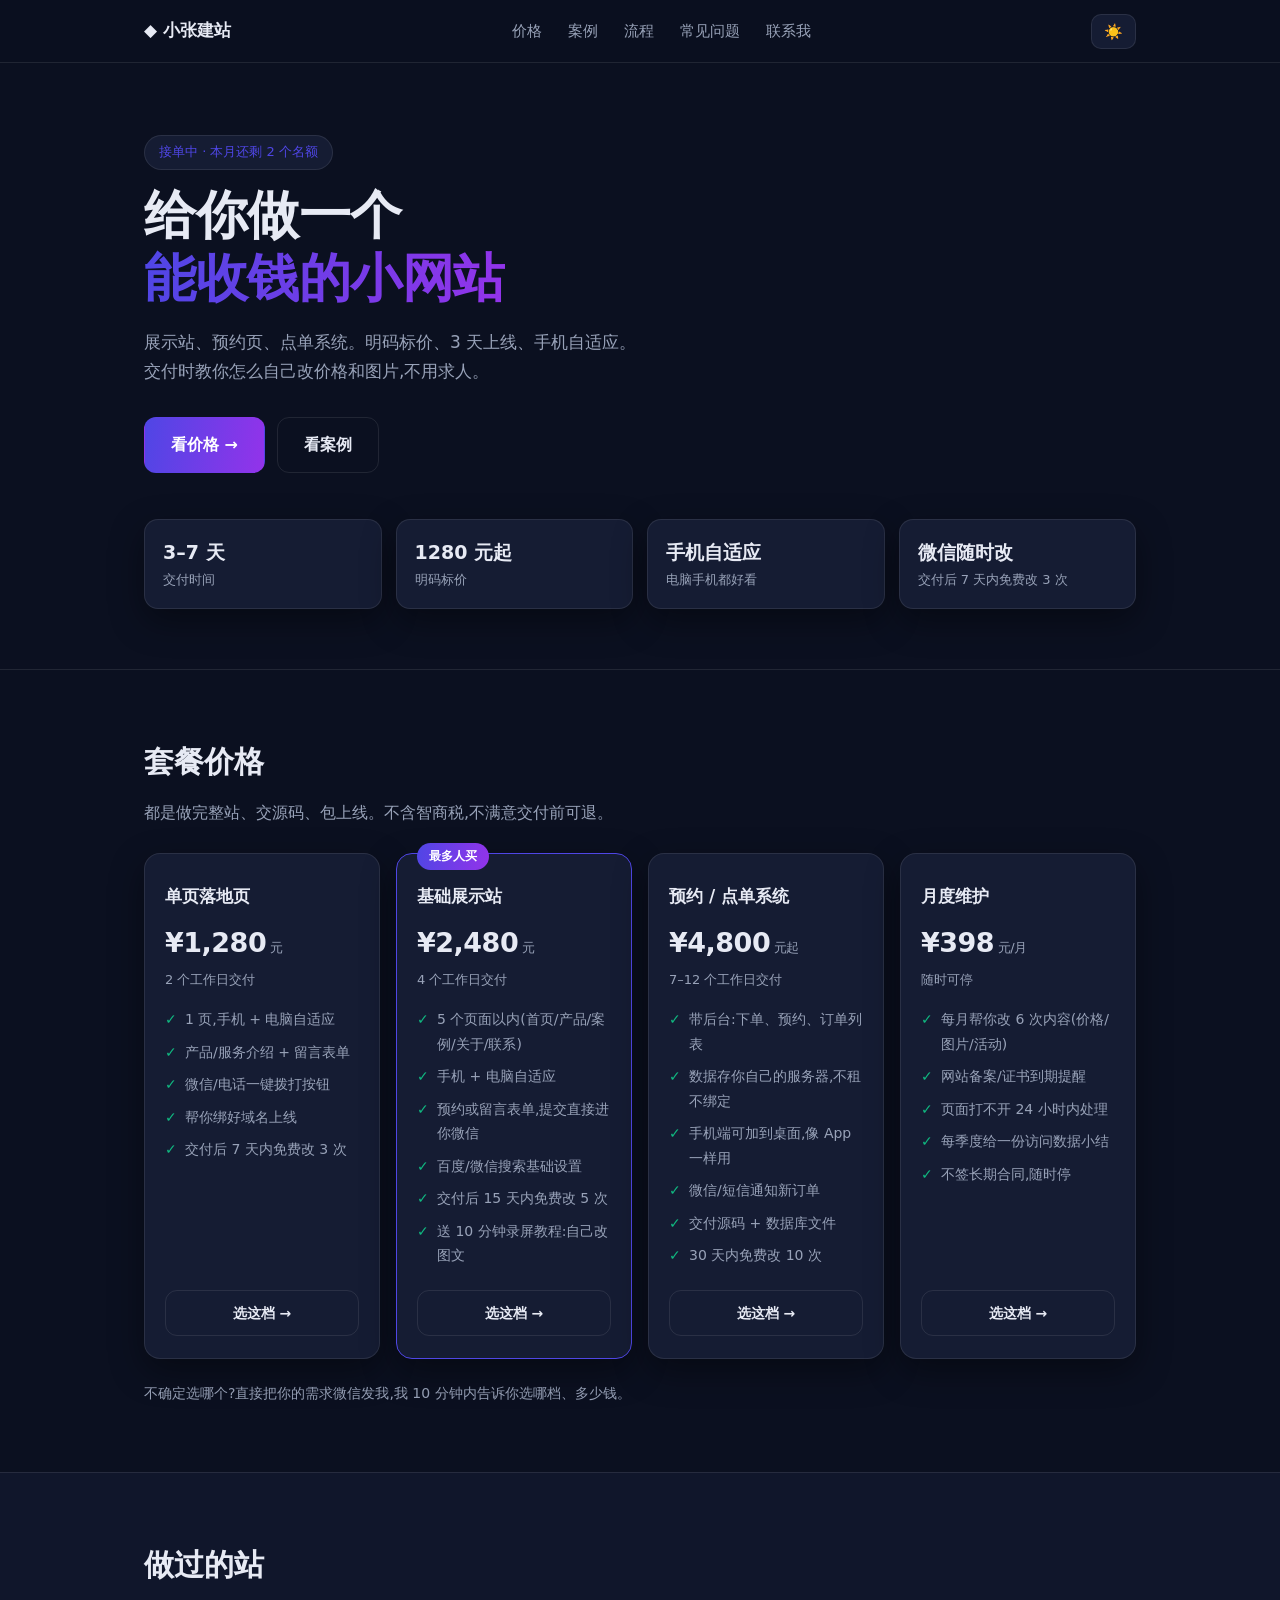
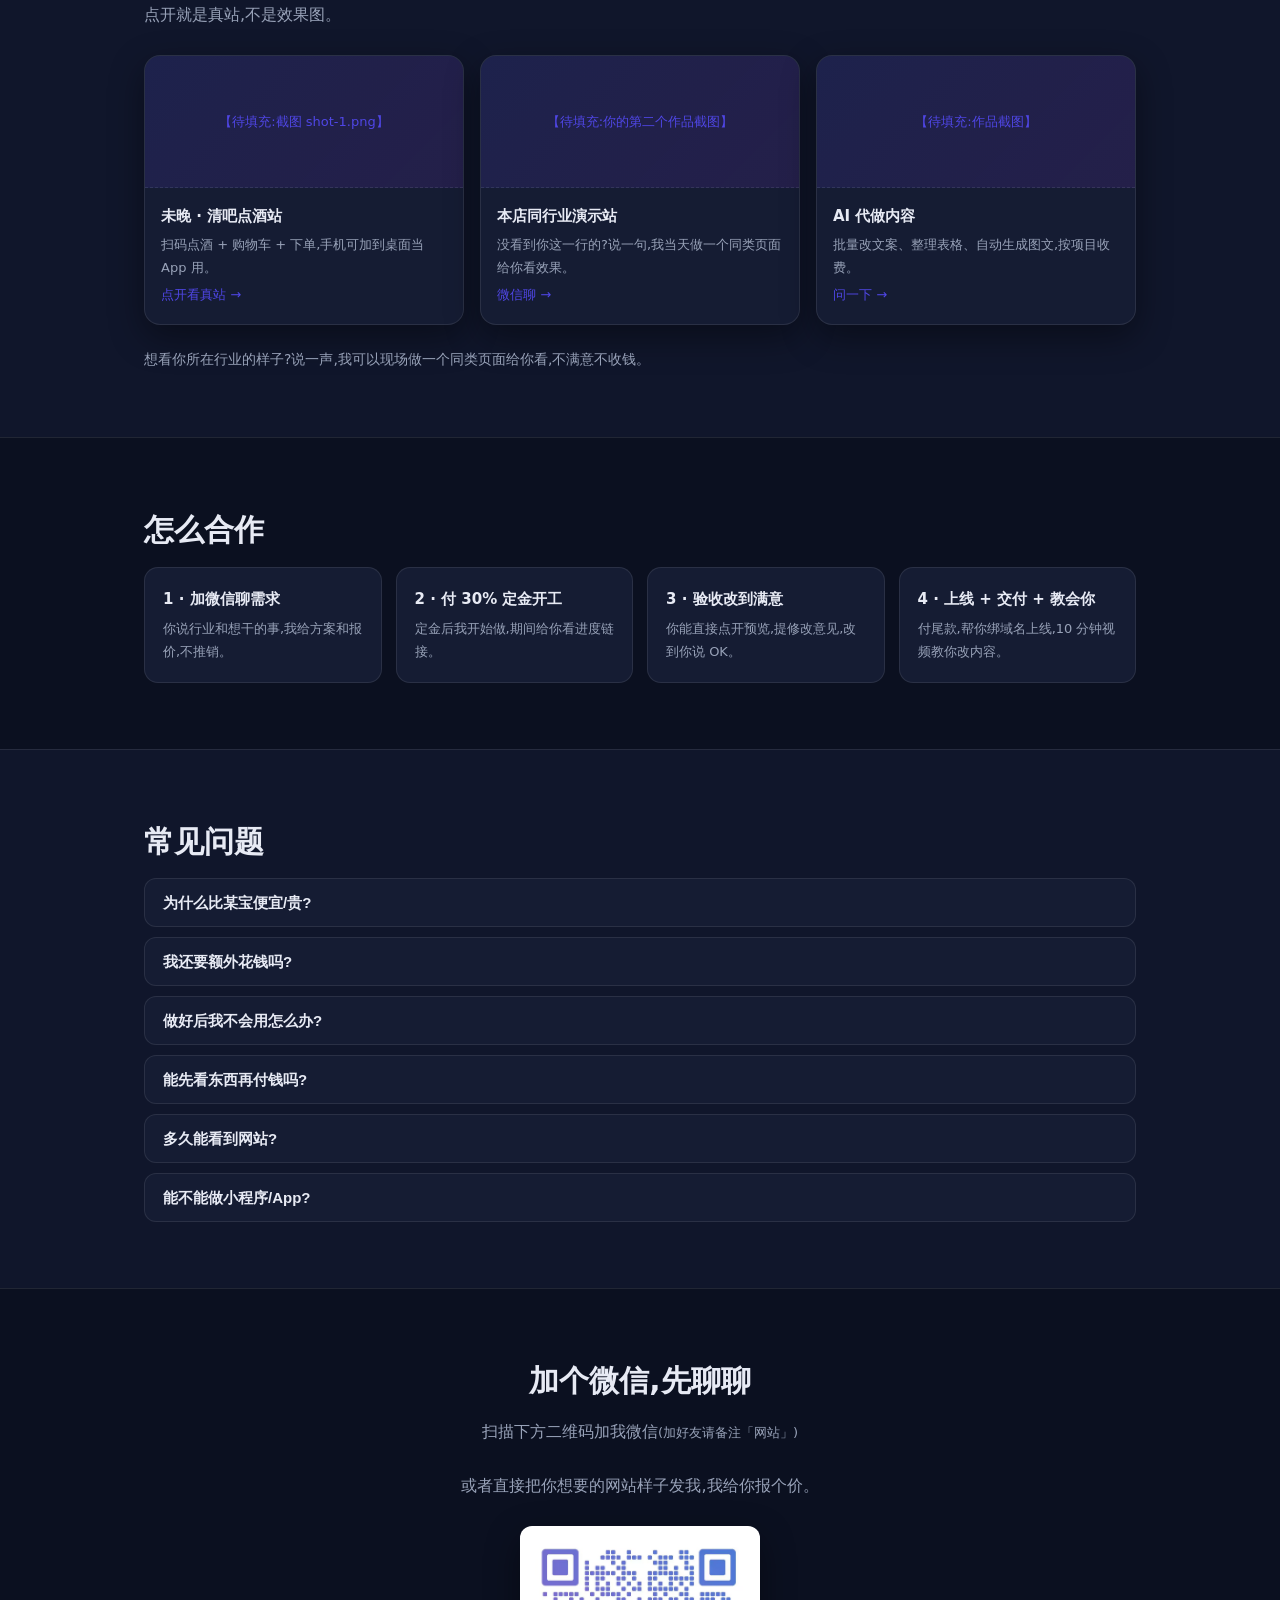
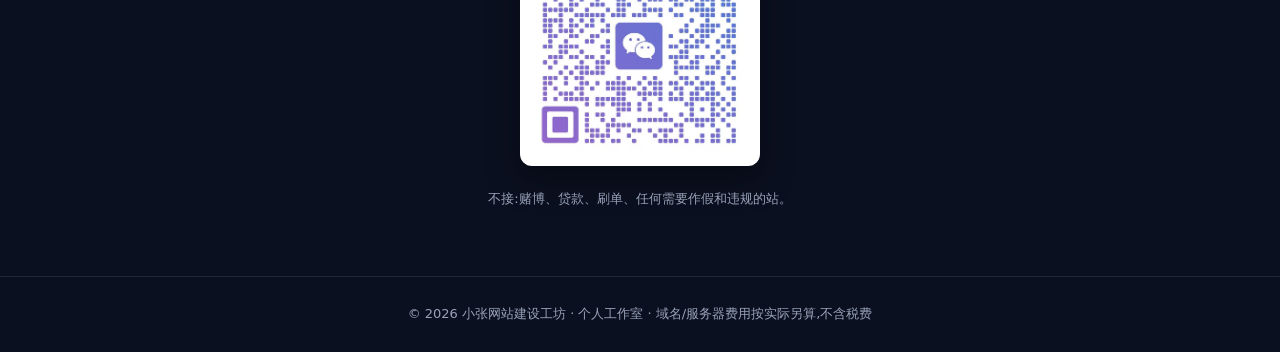
<file: index.html>
<!DOCTYPE html>
<html lang="zh-CN">
<head>
<meta charset="UTF-8">
<meta name="viewport" content="width=device-width, initial-scale=1">
<title>小张网站建设工坊 · 网站搭建服务 | 3天上线,按需求收费</title>
<meta name="description" content="给本地商家做网站:展示站、预约/点单系统。明码标价,3天交付,手机端自适应,交付后教你怎么改。">
<link rel="icon" href="data:image/svg+xml,%3Csvg xmlns='http://www.w3.org/2000/svg' viewBox='0 0 32 32'%3E%3Crect width='32' height='32' rx='7' fill='%234f46e5'/%3E%3Ctext x='16' y='23' font-size='18' text-anchor='middle' fill='white' font-family='sans-serif'%3E%E5%B0%8F%3C/text%3E%3C/svg%3E">
<script>document.documentElement.dataset.theme = localStorage.getItem('theme') || 'dark';</script>
<link rel="stylesheet" href="style.css">
</head>
<body>

<!-- ================= 顶部导航 ================= -->
<header class="topbar">
  <div class="wrap nav-inner">
    <a class="logo" href="#top">◆ 小张建站</a>
    <ul class="links" id="nav-links">
      <li><a href="#price">价格</a></li>
      <li><a href="#works">案例</a></li>
      <li><a href="#flow">流程</a></li>
      <li><a href="#faq">常见问题</a></li>
      <li><a href="#contact">联系我</a></li>
    </ul>
    <div class="nav-actions">
      <button id="theme-toggle" title="切换深浅色" aria-label="切换深浅色">🌙</button>
      <button class="burger" id="nav-toggle" aria-label="菜单">☰</button>
    </div>
  </div>
</header>

<!-- ================= 首屏 ================= -->
<section class="hero" id="top">
  <div class="wrap">
    <p class="tag">接单中 · 本月还剩 2 个名额</p>
    <h1>给你做一个<br><span class="grad">能收钱的小网站</span></h1>
    <p class="sub">
      展示站、预约页、点单系统。明码标价、3 天上线、手机自适应。<br>
      交付时教你怎么自己改价格和图片,不用求人。
    </p>
    <div class="btns">
      <a class="btn primary" href="#price">看价格 →</a>
      <a class="btn ghost" href="#works">看案例</a>
    </div>
    <ul class="facts">
      <li><b>3–7 天</b><span>交付时间</span></li>
      <li><b>1280 元起</b><span>明码标价</span></li>
      <li><b>手机自适应</b><span>电脑手机都好看</span></li>
      <li><b>微信随时改</b><span>交付后 7 天内免费改 3 次</span></li>
    </ul>
  </div>
</section>

<!-- ================= 价格(套餐数据在 script.js 顶部改) ================= -->
<section class="sec" id="price">
  <div class="wrap">
    <h2>套餐价格</h2>
    <p class="lead">都是做完整站、交源码、包上线。不含智商税,不满意交付前可退。</p>
    <div class="cards" id="price-cards"><!-- JS 渲染 --></div>
    <p class="note">
      不确定选哪个?直接把你的需求微信发我,我 10 分钟内告诉你选哪档、多少钱。
    </p>
  </div>
</section>

<!-- ================= 案例(占位,做完一单就换掉) ================= -->
<section class="sec alt" id="works">
  <div class="wrap">
    <h2>做过的站</h2>
    <p class="lead">点开就是真站,不是效果图。</p>
    <div class="works" id="work-list"><!-- JS 渲染 --></div>
    <p class="note">
      想看你所在行业的样子?说一声,我可以现场做一个同类页面给你看,不满意不收钱。
    </p>
  </div>
</section>

<!-- ================= 流程 ================= -->
<section class="sec" id="flow">
  <div class="wrap">
    <h2>怎么合作</h2>
    <ol class="steps">
      <li><b>1 · 加微信聊需求</b><span>你说行业和想干的事,我给方案和报价,不推销。</span></li>
      <li><b>2 · 付 30% 定金开工</b><span>定金后我开始做,期间给你看进度链接。</span></li>
      <li><b>3 · 验收改到满意</b><span>你能直接点开预览,提修改意见,改到你说 OK。</span></li>
      <li><b>4 · 上线 + 交付 + 教会你</b><span>付尾款,帮你绑域名上线,10 分钟视频教你改内容。</span></li>
    </ol>
  </div>
</section>

<!-- ================= 常见问题 ================= -->
<section class="sec alt" id="faq">
  <div class="wrap">
    <h2>常见问题</h2>
    <div class="faq" id="faq-list"><!-- JS 渲染 --></div>
  </div>
</section>

<!-- ================= 联系 ================= -->
<section class="sec contact" id="contact">
  <div class="wrap">
    <h2>加个微信,先聊聊</h2>
    <!-- 二维码文件 qr.png,页面自动挂载;微信号那一串客户搜不到,所以只引导扫码 -->
    <p class="lead">扫描下方二维码加我微信<span class="hint">(加好友请备注「网站」)</span></p>
    <p class="lead">或者直接把你想要的网站样子发我,我给你报个价。</p>
    <div class="qr ph" id="qr-box">【待填充:把微信二维码图片存成 qr.png 放进本文件夹,自动显示】</div>
    <p class="note small">
      不接:赌博、贷款、刷单、任何需要作假和违规的站。
    </p>
  </div>
</section>

<footer class="foot">
  <div class="wrap">
    <p>© <span id="year"></span> 小张网站建设工坊 · 个人工作室 · 域名/服务器费用按实际另算,不含税费</p>
  </div>
</footer>

<button id="top-btn" title="回到顶部">↑</button>

<script src="script.js"></script>
</body>
</html>
</file>
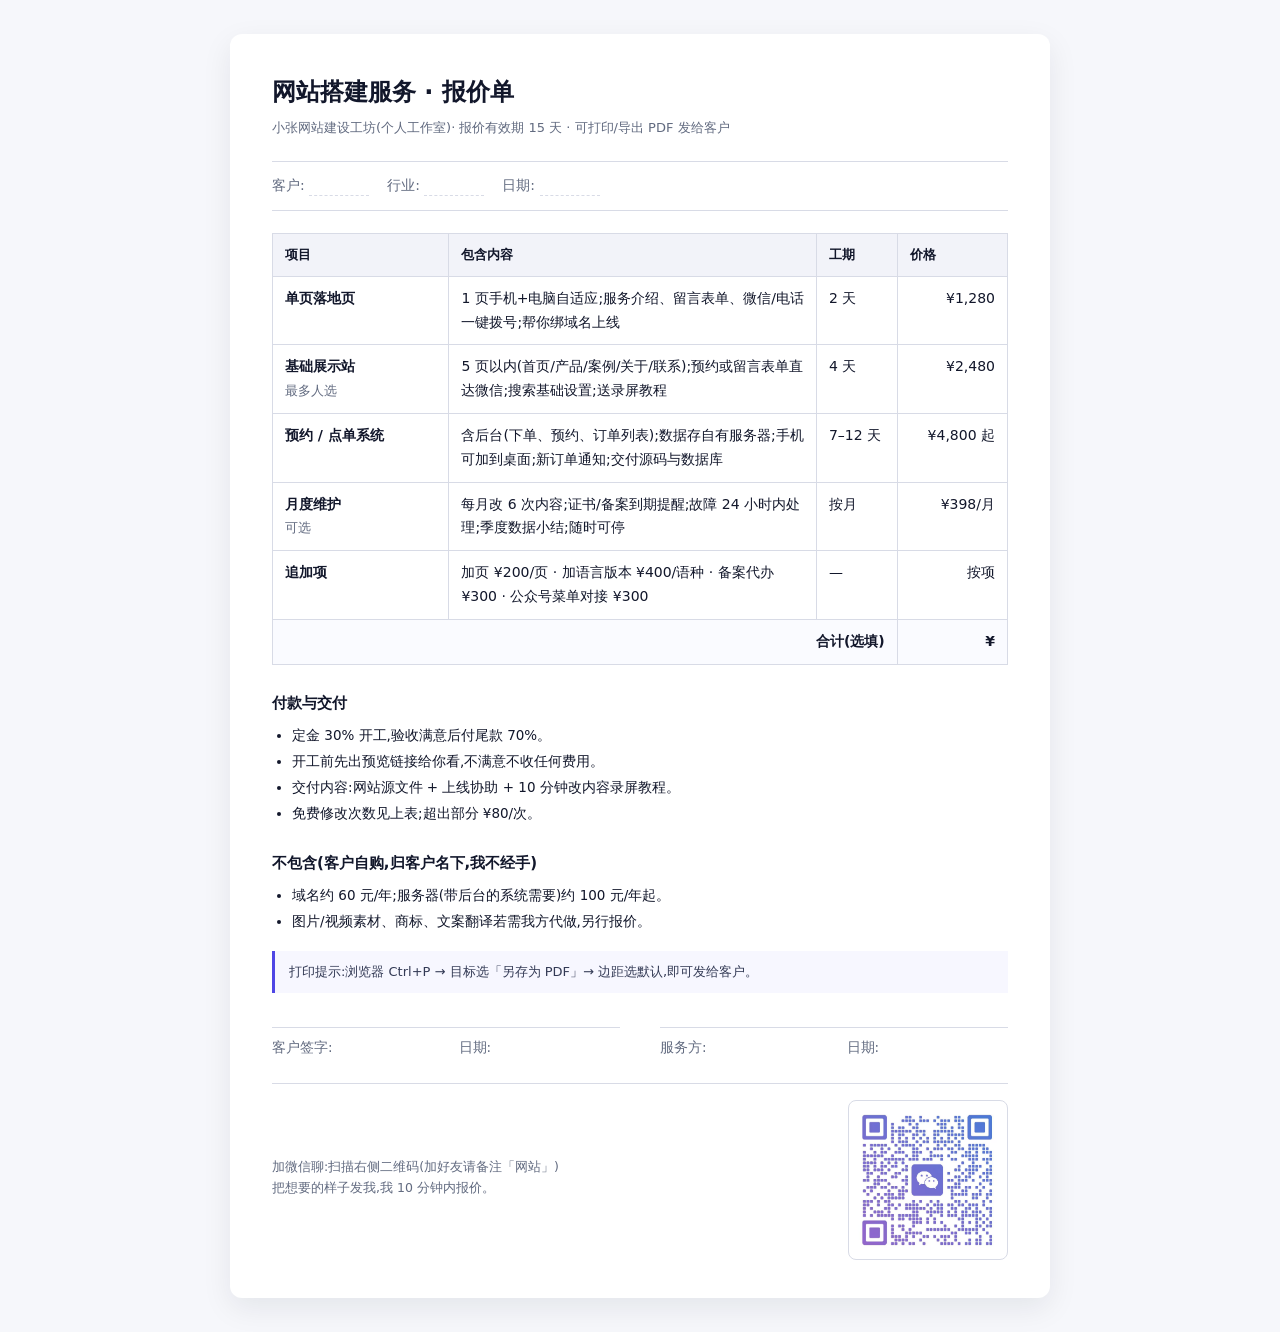
<file: 报价单.html>
<!DOCTYPE html>
<html lang="zh-CN">
<head>
<meta charset="UTF-8">
<meta name="viewport" content="width=device-width, initial-scale=1">
<title>网站搭建报价单 · 小张网站建设工坊</title>
<link rel="icon" href="data:image/svg+xml,%3Csvg xmlns='http://www.w3.org/2000/svg' viewBox='0 0 32 32'%3E%3Crect width='32' height='32' rx='7' fill='%234f46e5'/%3E%3Ctext x='16' y='23' font-size='18' text-anchor='middle' fill='white' font-family='sans-serif'%3E%E5%B0%8F%3C/text%3E%3C/svg%3E">
<style>
  :root { --line: #d8dbe6; --ink: #12172b; --muted: #626b80; --accent: #4f46e5; }
  * { box-sizing: border-box; }
  body {
    margin: 0; padding: 34px 24px; background: #f6f7fb; color: var(--ink);
    font-family: system-ui, -apple-system, "Segoe UI", "PingFang SC", "Microsoft YaHei", sans-serif;
    line-height: 1.7;
  }
  .sheet { max-width: 820px; margin: 0 auto; background: #fff; padding: 38px 42px; border-radius: 12px; box-shadow: 0 10px 30px rgba(18,23,43,.08); }
  h1 { font-size: 24px; margin: 0 0 4px; }
  .meta { color: var(--muted); font-size: 13px; margin: 0 0 22px; }
  .row { display: flex; gap: 18px; flex-wrap: wrap; font-size: 14px; border-top: 1px solid var(--line); border-bottom: 1px solid var(--line); padding: 12px 0; margin-bottom: 22px; }
  .row span { color: var(--muted); }
  .row b { border-bottom: 1px dashed var(--line); padding: 0 40px 2px 6px; font-weight: 600; }
  table { width: 100%; border-collapse: collapse; font-size: 14px; }
  th, td { border: 1px solid var(--line); padding: 10px 12px; text-align: left; vertical-align: top; }
  th { background: #f2f3f9; font-size: 13px; }
  td.num { text-align: right; white-space: nowrap; }
  tfoot td { font-weight: 700; background: #fafbff; }
  .small { font-size: 12.5px; color: var(--muted); }
  h2 { font-size: 15px; margin: 26px 0 8px; }
  ul { margin: 0; padding-left: 20px; font-size: 13.5px; }
  li { margin: 3px 0; }
  .sign { display: flex; gap: 40px; margin-top: 34px; font-size: 13.5px; }
  .sign div { flex: 1; border-top: 1px solid var(--line); padding-top: 8px; color: var(--muted); }
  .ph { border: 1px dashed var(--accent); border-radius: 6px; padding: 1px 8px; color: var(--accent); font-weight: 600; }
  .tip { background: #f7f7ff; border-left: 3px solid var(--accent); padding: 10px 14px; font-size: 13px; color: #333a55; margin-top: 18px; }
  .contactbar { display: flex; align-items: center; justify-content: space-between; gap: 24px; margin-top: 24px; border-top: 1px solid var(--line); padding-top: 16px; }
  .qrmini { width: 160px; height: auto; border: 1px solid var(--line); border-radius: 8px; padding: 4px; background: #fff; }
  @media print {
    body { background: #fff; padding: 0; }
    .sheet { box-shadow: none; border-radius: 0; padding: 0; max-width: none; }
    .tip { display: none; }
    @page { margin: 16mm; }
  }
</style>
</head>
<body>
<div class="sheet">
  <h1>网站搭建服务 · 报价单</h1>
  <p class="meta">小张网站建设工坊(个人工作室)· 报价有效期 15 天 · 可打印/导出 PDF 发给客户</p>

  <div class="row">
    <div><span>客户:</span> <b>　</b></div>
    <div><span>行业:</span> <b>　</b></div>
    <div><span>日期:</span> <b>　</b></div>
  </div>

  <table>
    <thead>
      <tr>
        <th style="width:24%">项目</th>
        <th>包含内容</th>
        <th style="width:11%">工期</th>
        <th style="width:15%">价格</th>
      </tr>
    </thead>
    <tbody>
      <tr>
        <td><b>单页落地页</b></td>
        <td>1 页手机+电脑自适应;服务介绍、留言表单、微信/电话一键拨号;帮你绑域名上线</td>
        <td>2 天</td>
        <td class="num">¥1,280</td>
      </tr>
      <tr>
        <td><b>基础展示站</b><br><span class="small">最多人选</span></td>
        <td>5 页以内(首页/产品/案例/关于/联系);预约或留言表单直达微信;搜索基础设置;送录屏教程</td>
        <td>4 天</td>
        <td class="num">¥2,480</td>
      </tr>
      <tr>
        <td><b>预约 / 点单系统</b></td>
        <td>含后台(下单、预约、订单列表);数据存自有服务器;手机可加到桌面;新订单通知;交付源码与数据库</td>
        <td>7–12 天</td>
        <td class="num">¥4,800 起</td>
      </tr>
      <tr>
        <td><b>月度维护</b><br><span class="small">可选</span></td>
        <td>每月改 6 次内容;证书/备案到期提醒;故障 24 小时内处理;季度数据小结;随时可停</td>
        <td>按月</td>
        <td class="num">¥398/月</td>
      </tr>
      <tr>
        <td><b>追加项</b></td>
        <td>加页 ¥200/页 · 加语言版本 ¥400/语种 · 备案代办 ¥300 · 公众号菜单对接 ¥300</td>
        <td>—</td>
        <td class="num">按项</td>
      </tr>
    </tbody>
    <tfoot>
      <tr>
        <td colspan="3" style="text-align:right">合计(选填)</td>
        <td class="num">¥　　　</td>
      </tr>
    </tfoot>
  </table>

  <h2>付款与交付</h2>
  <ul>
    <li>定金 30% 开工,验收满意后付尾款 70%。</li>
    <li>开工前先出预览链接给你看,不满意不收任何费用。</li>
    <li>交付内容:网站源文件 + 上线协助 + 10 分钟改内容录屏教程。</li>
    <li>免费修改次数见上表;超出部分 ¥80/次。</li>
  </ul>

  <h2>不包含(客户自购,归客户名下,我不经手)</h2>
  <ul>
    <li>域名约 60 元/年;服务器(带后台的系统需要)约 100 元/年起。</li>
    <li>图片/视频素材、商标、文案翻译若需我方代做,另行报价。</li>
  </ul>

  <div class="tip">打印提示:浏览器 Ctrl+P → 目标选「另存为 PDF」→ 边距选默认,即可发给客户。</div>

  <div class="sign">
    <div>客户签字:　　　　　　　　　日期:　　</div>
    <div>服务方:　　　　　　　　　　日期:　　</div>
  </div>

  <div class="contactbar">
    <div>
      <p class="small" style="margin:0 0 6px">
        加微信聊:扫描右侧二维码(加好友请备注「网站」)<br>
        把想要的样子发我,我 10 分钟内报价。
      </p>
    </div>
    <img class="qrmini" src="qr.png" alt="微信二维码">
  </div>
</div>
</body>
</html>
</file>
<file: style.css>
/* 接单落地页样式 —— 纯 CSS,无框架,深浅色自适应 */
:root {
  --bg: #f6f7fb;
  --bg-alt: #eef0f8;
  --card: #ffffff;
  --border: #e3e6f0;
  --text: #12172b;
  --muted: #5b6478;
  --accent: #4f46e5;
  --accent-2: #9333ea;
  --ok: #10b981;
  --shadow: 0 12px 34px rgba(18, 23, 43, .09);
}
[data-theme="dark"] {
  --bg: #0b1020;
  --bg-alt: #10162b;
  --card: #151c33;
  --border: rgba(255, 255, 255, .09);
  --text: #e7eaf4;
  --muted: #98a2b8;
  --shadow: 0 12px 34px rgba(0, 0, 0, .4);
}

* { box-sizing: border-box; }
html { scroll-behavior: smooth; }
body {
  margin: 0;
  font-family: system-ui, -apple-system, "Segoe UI", "PingFang SC", "Microsoft YaHei", sans-serif;
  background: var(--bg);
  color: var(--text);
  line-height: 1.75;
  transition: background .25s, color .25s;
}
.wrap { max-width: 1040px; margin: 0 auto; padding: 0 24px; }
a { color: inherit; text-decoration: none; }
h1 { font-size: clamp(30px, 5vw, 52px); line-height: 1.22; margin: 14px 0 16px; letter-spacing: -.5px; }
h2 { font-size: clamp(22px, 3vw, 30px); margin: 0 0 10px; }
.grad { background: linear-gradient(100deg, var(--accent), var(--accent-2)); -webkit-background-clip: text; background-clip: text; color: transparent; }
.lead { color: var(--muted); margin: 0 0 26px; }
.note { color: var(--muted); font-size: 14px; margin: 22px 0 0; }
.note.small { font-size: 13px; }
.ph {
  border: 1px dashed var(--accent);
  border-radius: 8px;
  padding: 4px 8px;
  color: var(--accent);
  font-weight: 600;
}
.wx {
  color: var(--accent);
  font-weight: 700;
  font-size: 17px;
  letter-spacing: .3px;
  user-select: all;
}
.hint { color: var(--muted); font-size: 13px; }
.qr-img { width: 240px; height: auto; display: block; margin: 26px auto 0; border-radius: 12px; background: #fff; padding: 8px; box-shadow: var(--shadow); }

/* ---------- 顶部导航 ---------- */
.topbar {
  position: sticky; top: 0; z-index: 50;
  background: color-mix(in srgb, var(--bg) 84%, transparent);
  backdrop-filter: blur(10px);
  border-bottom: 1px solid var(--border);
}
.nav-inner { display: flex; align-items: center; justify-content: space-between; height: 62px; }
.logo { font-weight: 700; font-size: 17px; }
.links { display: flex; gap: 26px; list-style: none; margin: 0; padding: 0; font-size: 15px; }
.links a { color: var(--muted); transition: color .15s; }
.links a:hover { color: var(--accent); }
.nav-actions { display: flex; gap: 6px; }
button {
  border: 1px solid var(--border); background: var(--card); color: var(--text);
  border-radius: 10px; cursor: pointer; padding: 9px 12px; font-size: 15px; line-height: 1;
  transition: transform .15s, border-color .15s;
}
button:hover { transform: translateY(-1px); border-color: var(--accent); }
.burger { display: none; font-size: 17px; }

/* ---------- 首屏 ---------- */
.hero { padding: 72px 0 60px; }
.tag {
  display: inline-block; font-size: 13px; color: var(--accent);
  border: 1px solid var(--border); background: var(--card);
  border-radius: 999px; padding: 5px 14px; margin: 0;
}
.sub { color: var(--muted); font-size: 17px; max-width: 620px; }
.btns { display: flex; gap: 12px; margin: 30px 0 0; flex-wrap: wrap; }
.btn {
  display: inline-block; padding: 13px 26px; border-radius: 12px;
  font-weight: 600; border: 1px solid var(--border); transition: transform .15s, box-shadow .15s;
}
.btn.primary { background: linear-gradient(100deg, var(--accent), var(--accent-2)); color: #fff; border-color: transparent; }
.btn.primary:hover { transform: translateY(-2px); box-shadow: 0 10px 24px rgba(79, 70, 229, .35); }
.btn.ghost:hover { transform: translateY(-2px); }
.facts {
  display: grid; grid-template-columns: repeat(4, 1fr); gap: 14px;
  list-style: none; margin: 46px 0 0; padding: 0;
}
.facts li {
  background: var(--card); border: 1px solid var(--border); border-radius: 14px;
  padding: 16px 18px; display: flex; flex-direction: column; box-shadow: var(--shadow);
}
.facts b { font-size: 19px; }
.facts span { color: var(--muted); font-size: 13px; }

/* ---------- 区块 ---------- */
.sec { padding: 66px 0; border-top: 1px solid var(--border); }
.sec.alt { background: var(--bg-alt); }

/* ---------- 价格卡 ---------- */
.cards { display: grid; grid-template-columns: repeat(4, 1fr); gap: 16px; }
.card {
  background: var(--card); border: 1px solid var(--border); border-radius: 16px;
  padding: 22px 20px; display: flex; flex-direction: column; box-shadow: var(--shadow);
  position: relative; transition: transform .18s, border-color .18s;
}
.card:hover { transform: translateY(-4px); border-color: var(--accent); }
.card.hot { border-color: var(--accent); }
.card .badge {
  position: absolute; top: -11px; left: 20px; font-size: 12px; font-weight: 700;
  background: linear-gradient(100deg, var(--accent), var(--accent-2)); color: #fff;
  border-radius: 999px; padding: 3px 12px;
}
.card h3 { margin: 6px 0 2px; font-size: 17px; }
.card .money { font-size: 27px; font-weight: 700; letter-spacing: -.5px; margin: 6px 0 2px; }
.card .money small { font-size: 13px; font-weight: 400; color: var(--muted); }
.card .days { color: var(--muted); font-size: 13px; margin: 0 0 12px; }
.card ul { list-style: none; margin: 0 0 18px; padding: 0; font-size: 14px; }
.card li { padding: 4px 0 4px 20px; position: relative; color: var(--muted); }
.card li::before { content: "✓"; position: absolute; left: 0; color: var(--ok); font-weight: 700; }
.card .btn { margin-top: auto; text-align: center; font-size: 14px; padding: 10px 0; }

/* ---------- 案例 ---------- */
.works { display: grid; grid-template-columns: repeat(3, 1fr); gap: 16px; }
.work {
  background: var(--card); border: 1px solid var(--border); border-radius: 16px;
  overflow: hidden; box-shadow: var(--shadow); transition: transform .18s, border-color .18s;
  display: flex; flex-direction: column;
}
.work:hover { transform: translateY(-4px); border-color: var(--accent); }
.work .shot {
  height: 132px; display: grid; place-items: center; font-size: 13px; color: var(--accent);
  background: linear-gradient(135deg, color-mix(in srgb, var(--accent) 14%, transparent), color-mix(in srgb, var(--accent-2) 12%, transparent));
  border-bottom: 1px dashed var(--border);
}
.work .body { padding: 14px 16px 16px; }
.work .body b { font-size: 15px; }
.work .body p { margin: 4px 0 0; font-size: 13px; color: var(--muted); }
.work .go { margin-top: 10px; font-size: 13px; color: var(--accent); }

/* ---------- 流程 ---------- */
.steps { list-style: none; margin: 0; padding: 0; display: grid; grid-template-columns: repeat(4, 1fr); gap: 14px; counter-reset: s; }
.steps li {
  background: var(--card); border: 1px solid var(--border); border-radius: 14px;
  padding: 18px; display: flex; flex-direction: column; gap: 6px;
}
.steps b { font-size: 15px; }
.steps span { color: var(--muted); font-size: 13px; }

/* ---------- FAQ ---------- */
.faq { display: grid; gap: 10px; }
.qa { background: var(--card); border: 1px solid var(--border); border-radius: 12px; overflow: hidden; }
.qa > button {
  width: 100%; text-align: left; border: 0; background: transparent; font-size: 15px;
  font-weight: 600; padding: 16px 18px; border-radius: 0;
}
.qa > button:hover { transform: none; color: var(--accent); }
.qa .ans { max-height: 0; overflow: hidden; transition: max-height .28s ease; }
.qa.open .ans { max-height: 320px; }
.qa .ans p { margin: 0; padding: 0 18px 16px; color: var(--muted); font-size: 14px; }

/* ---------- 联系 ---------- */
.sec.contact { text-align: center; }
.qr {
  width: 180px; height: 180px; margin: 24px auto 0; display: grid; place-items: center;
  font-size: 13px; padding: 12px; text-align: center;
}

/* ---------- 页脚 / 回顶 ---------- */
.foot { border-top: 1px solid var(--border); padding: 26px 0; color: var(--muted); font-size: 13px; text-align: center; }
.foot p { margin: 0; }
#top-btn {
  position: fixed; right: 22px; bottom: 22px; width: 42px; height: 42px; border-radius: 50%;
  display: none; place-items: center; padding: 0; box-shadow: var(--shadow);
}
#top-btn.show { display: grid; }

/* ---------- 滚动出现 ---------- */
.reveal { opacity: 0; transform: translateY(18px); transition: opacity .5s, transform .5s; }
.reveal.in { opacity: 1; transform: none; }

/* ---------- 手机 ---------- */
@media (max-width: 900px) {
  .cards, .steps, .works, .facts { grid-template-columns: 1fr 1fr; }
}
@media (max-width: 720px) {
  .burger { display: block; }
  .links {
    position: fixed; inset: 62px 0 auto 0; flex-direction: column; gap: 0;
    background: var(--card); border-bottom: 0;
    max-height: 0; overflow: hidden; transition: max-height .25s;
  }
  .links.open { max-height: 300px; border-bottom: 1px solid var(--border); }
  .links li { border-top: 1px solid var(--border); }
  .links a { display: block; padding: 14px 24px; }
  .cards, .steps, .works, .facts { grid-template-columns: 1fr; }
  .hero { padding: 44px 0 40px; }
  .sec { padding: 48px 0; }
}
</file>
